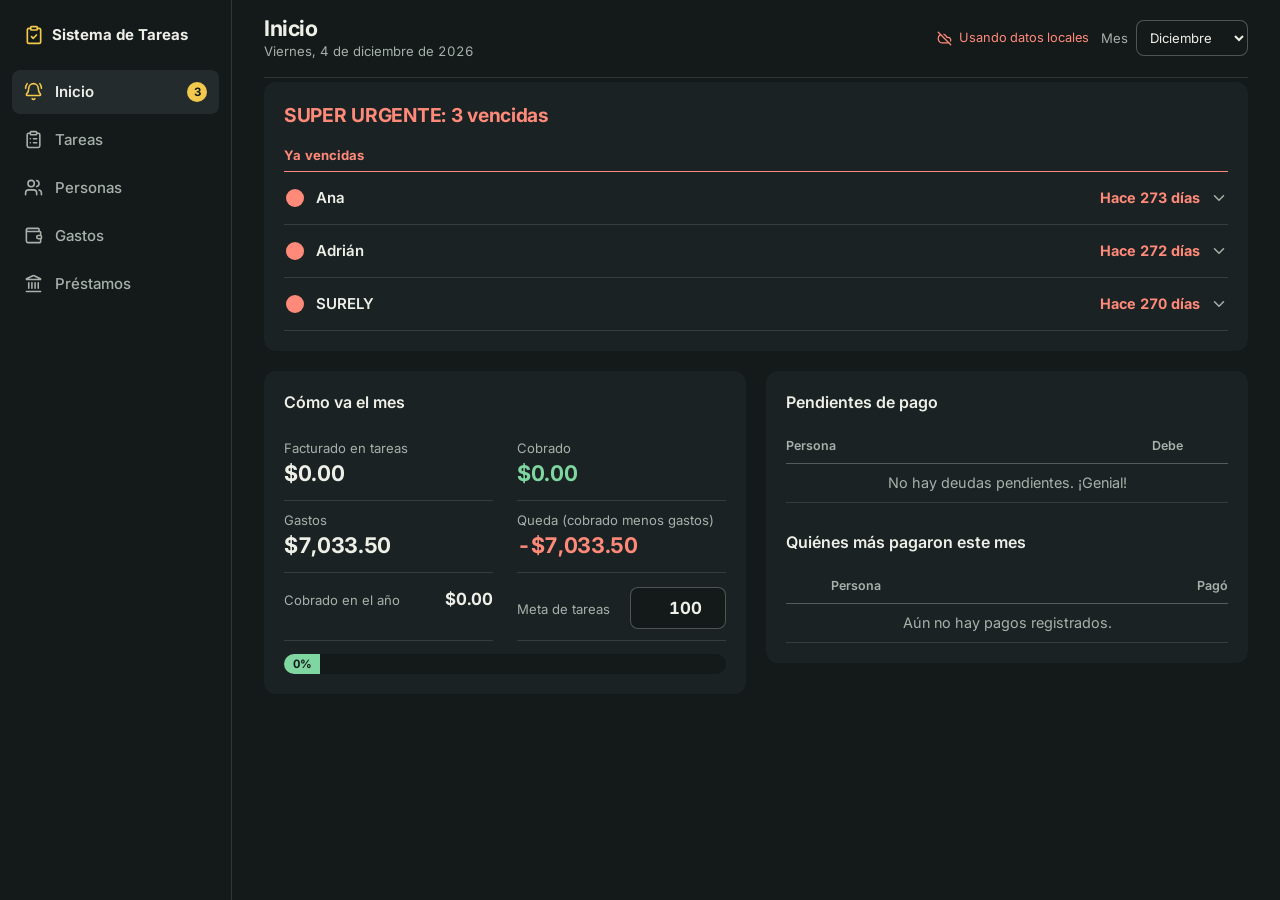
<file: index.html>
<!DOCTYPE html>
<html lang="es">

<head>
    <meta charset="UTF-8">
    <meta name="viewport" content="width=device-width, initial-scale=1.0, viewport-fit=cover">
    <meta name="theme-color" content="#14191a">
    <meta name="mobile-web-app-capable" content="yes">
    <meta name="apple-mobile-web-app-capable" content="yes">
    <meta name="apple-mobile-web-app-title" content="Tareas">
    <meta name="apple-mobile-web-app-status-bar-style" content="black-translucent">
    <link rel="manifest" href="manifest.webmanifest">
    <link rel="icon" type="image/png" href="icons/favicon-48.png">
    <link rel="apple-touch-icon" href="icons/apple-touch-icon.png">
    <title>Sistema de Tareas</title>
    <link href="https://fonts.googleapis.com/css2?family=Inter:wght@400;500;600;700&display=swap" rel="stylesheet">
    <script src="vendor/lucide.min.js"></script>
    <link rel="stylesheet" href="styles.css">
    <script src="vendor/jspdf.umd.min.js"></script>
    <script src="vendor/jspdf.plugin.autotable.min.js"></script>
</head>

<body>
    <div class="app">
        <nav class="menu" aria-label="Secciones">
            <div class="menu-marca"><i data-lucide="clipboard-check"></i> Sistema de Tareas</div>
            <a href="#inicio" data-nav="inicio"><i data-lucide="bell-ring"></i><span>Inicio</span><b id="navBadge" class="menu-cuenta" hidden></b></a>
            <a href="#tareas" data-nav="tareas"><i data-lucide="clipboard-list"></i><span>Tareas</span></a>
            <a href="#personas" data-nav="personas"><i data-lucide="users"></i><span>Personas</span></a>
            <a href="#gastos" data-nav="gastos"><i data-lucide="wallet"></i><span>Gastos</span></a>
            <a href="#prestamos" data-nav="prestamos"><i data-lucide="landmark"></i><span>Préstamos</span></a>
        </nav>

        <div class="contenido">
            <header class="barra">
                <div class="barra-titulo">
                    <h1 id="vistaTitulo" tabindex="-1">Inicio</h1>
                    <div class="current-date" id="currentDateDisplay"></div>
                </div>
                <div class="barra-controles">
                    <div id="syncStatus" class="sync-status"><i data-lucide="cloud-off"></i> Sin conexión</div>
                    <label class="mes">
                        <span>Mes</span>
                        <select id="monthSelector" class="month-select">
                            <option value="1">Enero</option>
                            <option value="2">Febrero</option>
                            <option value="3">Marzo</option>
                            <option value="4">Abril</option>
                            <option value="5">Mayo</option>
                            <option value="6">Junio</option>
                            <option value="7">Julio</option>
                            <option value="8">Agosto</option>
                            <option value="9">Septiembre</option>
                            <option value="10">Octubre</option>
                            <option value="11">Noviembre</option>
                            <option value="12">Diciembre</option>
                        </select>
                    </label>
                </div>
            </header>

            <main>
                <!-- INICIO -->
                <section class="vista" data-vista="inicio" data-titulo="Inicio" data-mes>
                    <div class="app-acciones">
                        <p>Activa los avisos para enterarte de lo que vence, aunque la app esté cerrada.</p>
                        <div>
                            <button id="avisosBtn" class="btn btn-primary btn-sm" type="button" hidden><i data-lucide="bell"></i> Activar avisos</button>
                            <button id="installAppBtn" class="btn btn-outline btn-sm" type="button" hidden><i data-lucide="download"></i> Instalar app</button>
                        </div>
                    </div>

                    <div class="panel">
                        <h2 id="venceTitular" class="vence-titular">Vencimientos</h2>
                        <div id="venceLista"></div>
                    </div>

                    <div class="dos-columnas">
                        <div class="panel">
                            <h2 class="panel-titulo">Cómo va el mes</h2>
                            <dl class="cuentas">
                                <div class="metric-card"><dt>Facturado en tareas</dt><dd id="monthlyPaid">$0.00</dd></div>
                                <div class="metric-card"><dt>Cobrado</dt><dd id="monthlyGenerated" class="text-success">$0.00</dd></div>
                                <div class="metric-card"><dt>Gastos</dt><dd id="totalExpenses">$0.00</dd></div>
                                <div class="metric-card success"><dt>Queda (cobrado menos gastos)</dt><dd id="totalDifference">$0.00</dd></div>
                            </dl>
                            <dl class="cuentas cuentas-secundarias">
                                <div><dt>Cobrado en el año</dt><dd id="annualGenerated">$0.00</dd></div>
                                <div>
                                    <dt><label for="tasksGoal">Meta de tareas</label></dt>
                                    <dd><input type="number" id="tasksGoal" class="goal-input" min="1" value="100"></dd>
                                </div>
                            </dl>
                            <div class="progress-bar-container" role="presentation">
                                <div class="progress-bar" id="goalProgressBar" style="width: 0%;">0%</div>
                            </div>
                        </div>

                        <div class="panel">
                            <h2 class="panel-titulo">Pendientes de pago</h2>
                            <div class="table-container tabla-acotada">
                                <table class="data-table">
                                    <thead>
                                        <tr>
                                            <th>Persona</th>
                                            <th class="text-right">Debe</th>
                                            <th><span class="solo-lector">Recibo</span></th>
                                        </tr>
                                    </thead>
                                    <tbody id="pendingBalancesBody"></tbody>
                                </table>
                            </div>
                            <h2 class="panel-titulo panel-titulo-separado">Quiénes más pagaron este mes</h2>
                            <div class="table-container">
                                <table class="data-table">
                                    <thead>
                                        <tr>
                                            <th><span class="solo-lector">Lugar</span></th>
                                            <th>Persona</th>
                                            <th class="text-right">Pagó</th>
                                        </tr>
                                    </thead>
                                    <tbody id="topPayersBody"></tbody>
                                </table>
                            </div>
                        </div>
                    </div>
                </section>

                <!-- TAREAS -->
                <section class="vista vista-angosta" data-vista="tareas" data-titulo="Tareas y cobros" hidden>
                    <details id="panelTarea" class="desplegable">
                        <summary class="btn btn-primary btn-block"><i data-lucide="plus"></i> Nueva tarea</summary>
                        <div class="panel">
                            <form id="taskForm" class="form-grid">
                                <div class="input-group">
                                    <label for="taskName">Persona</label>
                                    <input type="text" id="taskName" list="peopleNamesList" autocomplete="off" required placeholder="Nombre de la persona">
                                    <datalist id="peopleNamesList"></datalist>
                                </div>
                                <div class="input-group">
                                    <label for="taskAssignment">Asignación</label>
                                    <input type="text" id="taskAssignment" required placeholder="Ej. Proyecto final">
                                </div>
                                <div class="form-par">
                                    <div class="input-group">
                                        <label for="taskDate">Fecha</label>
                                        <input type="date" id="taskDate" required>
                                    </div>
                                    <div class="input-group">
                                        <label for="taskAmount">Monto ($)</label>
                                        <input type="number" id="taskAmount" step="0.01" required placeholder="0.00" inputmode="decimal">
                                    </div>
                                </div>
                                <button type="submit" class="btn btn-primary btn-block"><i data-lucide="plus"></i> Registrar tarea</button>
                            </form>
                            <dl class="cuentas cuentas-secundarias cuentas-pie">
                                <div><dt>Facturado este mes</dt><dd id="totalBilledAmount" class="text-success">$0.00</dd></div>
                            </dl>
                        </div>
                    </details>

                    <div class="panel">
                        <h2 class="panel-titulo">Cuenta de una persona</h2>
                        <div class="form-buscar">
                            <div class="input-group">
                                <label for="searchPerson">Buscar persona</label>
                                <input type="text" id="searchPerson" list="peopleNamesList" autocomplete="off" placeholder="Escribe un nombre">
                            </div>
                            <button id="btnSearch" class="btn btn-outline" type="button"><i data-lucide="search"></i> Buscar</button>
                        </div>
                        <p id="cuentaAyuda" class="nota">Busca a alguien para ver cuánto debe, sus tareas y registrar un abono.</p>

                        <div id="cuentaResultado" hidden>
                            <div id="searchPersonInfo" class="ficha" style="display: none;">
                                <strong id="searchPersonNameDisplay"></strong>
                                <span>Matrícula <b id="searchPersonMatDisplay"></b></span>
                                <span>Último pago <b id="searchPersonLastPaymentDisplay">-</b></span>
                            </div>

                            <dl class="cuentas cuentas-secundarias cuentas-busqueda">
                                <div class="cuenta-total"><dt>Debe</dt><dd id="searchPaidAmount" class="text-danger">$0.00</dd></div>
                                <div><dt>Total en tareas</dt><dd id="searchTotalAmount">$0.00</dd></div>
                                <div><dt>Abonado</dt><dd id="searchAbonadoAmount" class="text-success">$0.00</dd></div>
                            </dl>

                            <div id="paymentSection" class="abono" style="display: none;">
                                <label for="paymentAmountInput">Registrar abono</label>
                                <div class="form-buscar">
                                    <input type="number" id="paymentAmountInput" step="0.01" placeholder="Monto ($)" inputmode="decimal">
                                    <button id="btnRegisterPayment" class="btn btn-primary" type="button"><i data-lucide="check"></i> Abonar</button>
                                </div>
                            </div>

                            <div id="searchHistoryContainer" style="display: none;">
                                <h3 class="subtitulo">Tareas</h3>
                                <div class="table-container tabla-acotada">
                                    <table class="data-table">
                                        <thead>
                                            <tr>
                                                <th>Fecha</th>
                                                <th>Asignación</th>
                                                <th>Monto</th>
                                                <th><span class="solo-lector">Acciones</span></th>
                                            </tr>
                                        </thead>
                                        <tbody id="searchHistoryBody"></tbody>
                                    </table>
                                </div>
                                <h3 class="subtitulo">Pagos</h3>
                                <div class="table-container tabla-acotada">
                                    <table class="data-table">
                                        <thead>
                                            <tr>
                                                <th>Fecha</th>
                                                <th>Monto</th>
                                                <th><span class="solo-lector">Acciones</span></th>
                                            </tr>
                                        </thead>
                                        <tbody id="searchPaymentsBody"></tbody>
                                    </table>
                                </div>
                                <button id="btnExportPDF" class="btn btn-outline btn-block" type="button"><i data-lucide="file-down"></i> Exportar recibo en PDF</button>
                            </div>
                        </div>
                    </div>
                </section>

                <!-- PERSONAS -->
                <section class="vista" data-vista="personas" data-titulo="Personas" hidden>
                    <div class="panel">
                        <div class="personas-barra">
                            <div class="input-group">
                                <label for="personasBuscar">Buscar por nombre o matrícula</label>
                                <input type="search" id="personasBuscar" autocomplete="off" placeholder="Escribe aquí">
                            </div>
                            <button id="addPersonBtn" class="btn btn-primary" type="button"><i data-lucide="user-plus"></i> Añadir</button>
                        </div>
                        <div class="personas-info">
                            <span id="personasCuenta"></span>
                            <button id="clearFiltersBtn" class="btn btn-outline btn-sm" style="display: none;" type="button"><i data-lucide="filter-x"></i> Borrar filtros</button>
                        </div>
                        <p id="personasVacio" class="nota" hidden>No hay ninguna persona con ese nombre o matrícula.</p>
                        <div class="table-container">
                            <table class="data-table tracking-table" id="peopleTable">
                                <thead>
                                    <tr>
                                        <th><div class="th-content">Matrícula <button class="filter-btn" data-col="matricula" type="button" aria-label="Filtrar por matrícula"><i data-lucide="chevron-down"></i></button></div></th>
                                        <th><div class="th-content">Nombre <button class="filter-btn" data-col="name" type="button" aria-label="Filtrar por nombre"><i data-lucide="chevron-down"></i></button></div></th>
                                        <th><div class="th-content">Próximo a vencer <button class="filter-btn" data-col="nextDate" type="button" aria-label="Filtrar por fecha"><i data-lucide="chevron-down"></i></button></div></th>
                                        <th>Observación</th>
                                        <th><span class="solo-lector">Acciones</span></th>
                                    </tr>
                                </thead>
                                <tbody></tbody>
                            </table>
                        </div>
                    </div>
                </section>

                <!-- GASTOS -->
                <section class="vista" data-vista="gastos" data-titulo="Gastos del mes" data-mes hidden>
                    <div class="panel">
                        <div class="panel-cabeza">
                            <h2 class="panel-titulo">Gastos</h2>
                            <button id="addExpenseBtn" class="btn btn-outline btn-sm" type="button"><i data-lucide="plus"></i> Añadir gasto</button>
                        </div>
                        <p class="nota">Lo cobrado en el mes va cubriendo los gastos en este orden.</p>
                        <div class="table-container">
                            <table class="data-table" id="expensesTable">
                                <thead>
                                    <tr>
                                        <th>#</th>
                                        <th>Tipo de gasto</th>
                                        <th>Monto</th>
                                        <th>Cubierto</th>
                                        <th>Estado</th>
                                        <th><span class="solo-lector">Acciones</span></th>
                                    </tr>
                                </thead>
                                <tbody></tbody>
                            </table>
                        </div>
                    </div>
                </section>

                <!-- PRÉSTAMOS -->
                <section class="vista" data-vista="prestamos" data-titulo="Préstamos y deudas" hidden>
                    <div class="panel">
                        <h2 class="panel-titulo">Capital y préstamos</h2>
                        <dl class="cuentas cuentas-dos">
                            <div><dt>Capital aportado</dt><dd id="metricCapitalTotal" class="text-success">$0.00</dd></div>
                            <div><dt>Prestado, por cobrar</dt><dd id="metricLoanedStreet" class="text-warning">$0.00</dd></div>
                        </dl>

                        <details class="desplegable desplegable-interno">
                            <summary class="btn btn-outline btn-block"><i data-lucide="plus"></i> Nuevo capital</summary>
                            <form id="capitalForm" class="form-fila">
                                <div class="input-group">
                                    <label for="capSource">Fuente o persona</label>
                                    <input type="text" id="capSource" required placeholder="De dónde sale el dinero">
                                </div>
                                <div class="input-group">
                                    <label for="capAmount">Monto ($)</label>
                                    <input type="number" id="capAmount" step="0.01" required placeholder="0.00" inputmode="decimal">
                                </div>
                                <div class="input-group">
                                    <label for="capDate">Fecha</label>
                                    <input type="date" id="capDate" required>
                                </div>
                                <div class="input-group">
                                    <label for="capDesc">Descripción (opcional)</label>
                                    <input type="text" id="capDesc" placeholder="Ej. Capital para prestar">
                                </div>
                                <button type="submit" class="btn btn-primary"><i data-lucide="plus"></i> Registrar capital</button>
                            </form>
                        </details>

                        <p class="nota">Toca un capital para prestar y ver sus deudores. Toca un deudor para ver su historial.</p>

                        <label class="interruptor">
                            <input type="checkbox" id="showArchivedToggle"> Mostrar deudores archivados
                        </label>

                        <datalist id="borrowerNamesList"></datalist>

                        <div class="table-container tabla-ancha">
                            <table class="data-table">
                                <thead>
                                    <tr>
                                        <th>Capital / deudor</th>
                                        <th class="text-right">Monto / prestado</th>
                                        <th class="text-right">Disponible / pendiente</th>
                                        <th>Acciones</th>
                                    </tr>
                                </thead>
                                <tbody id="capitalPoolsBody"></tbody>
                            </table>
                        </div>
                    </div>

                    <div class="panel">
                        <h2 class="panel-titulo">Quién me debe</h2>
                        <dl class="cuentas cuentas-dos">
                            <div><dt>Me deben</dt><dd id="metricDebtsTotalPending" class="text-danger">$0.00</dd></div>
                            <div><dt>Abonado</dt><dd id="metricDebtsTotalPaid" class="text-success">$0.00</dd></div>
                        </dl>

                        <details class="desplegable desplegable-interno">
                            <summary class="btn btn-outline btn-block"><i data-lucide="plus"></i> Nueva deuda</summary>
                            <form id="debtForm" class="form-grid">
                                <div class="input-group">
                                    <label for="debtName">Persona</label>
                                    <input type="text" id="debtName" list="debtNamesList" autocomplete="off" required placeholder="Nombre de la persona">
                                    <datalist id="debtNamesList"></datalist>
                                </div>
                                <div class="input-group">
                                    <label for="debtDesc">Descripción</label>
                                    <input type="text" id="debtDesc" placeholder="Ej. Préstamo de almuerzo">
                                </div>
                                <div class="form-par">
                                    <div class="input-group">
                                        <label for="debtAmount">Monto ($)</label>
                                        <input type="number" id="debtAmount" step="0.01" required placeholder="0.00" inputmode="decimal">
                                    </div>
                                    <div class="input-group">
                                        <label for="debtDate">Fecha</label>
                                        <input type="date" id="debtDate" required>
                                    </div>
                                </div>
                                <button type="submit" class="btn btn-primary btn-block"><i data-lucide="plus"></i> Registrar deuda</button>
                            </form>
                        </details>
                        <div class="table-container tabla-deudas">
                            <table class="data-table">
                                <thead>
                                    <tr>
                                        <th>Persona</th>
                                        <th class="text-right">Pendiente</th>
                                        <th>Abonar</th>
                                    </tr>
                                </thead>
                                <tbody id="debtsSummaryBody"></tbody>
                            </table>
                        </div>
                    </div>
                </section>
            </main>
        </div>
    </div>

    <div id="confirmacion" class="confirmacion" role="status" hidden></div>

    <div id="filterMenu" class="filter-menu hidden">
        <div class="filter-sort-options">
            <button class="btn-sort" data-dir="asc" type="button"><i data-lucide="arrow-down-a-z"></i> Ordenar de la A a la Z</button>
            <button class="btn-sort" data-dir="desc" type="button"><i data-lucide="arrow-down-z-a"></i> Ordenar de la Z a la A</button>
        </div>
        <div class="filter-divider"></div>
        <div class="filter-search">
            <input type="text" id="filterSearchInput" placeholder="Buscar">
        </div>
        <div class="filter-list" id="filterList"></div>
        <div class="filter-actions">
            <button id="btnApplyFilter" class="btn btn-primary btn-sm" type="button">Aceptar</button>
            <button id="btnCancelFilter" class="btn btn-outline btn-sm" type="button">Cancelar</button>
        </div>
    </div>

    <script src="app.js"></script>
    <script src="vistas.js"></script>
    <script src="pwa.js"></script>
    <script>
        lucide.createIcons();
    </script>
</body>

</html>
</file>
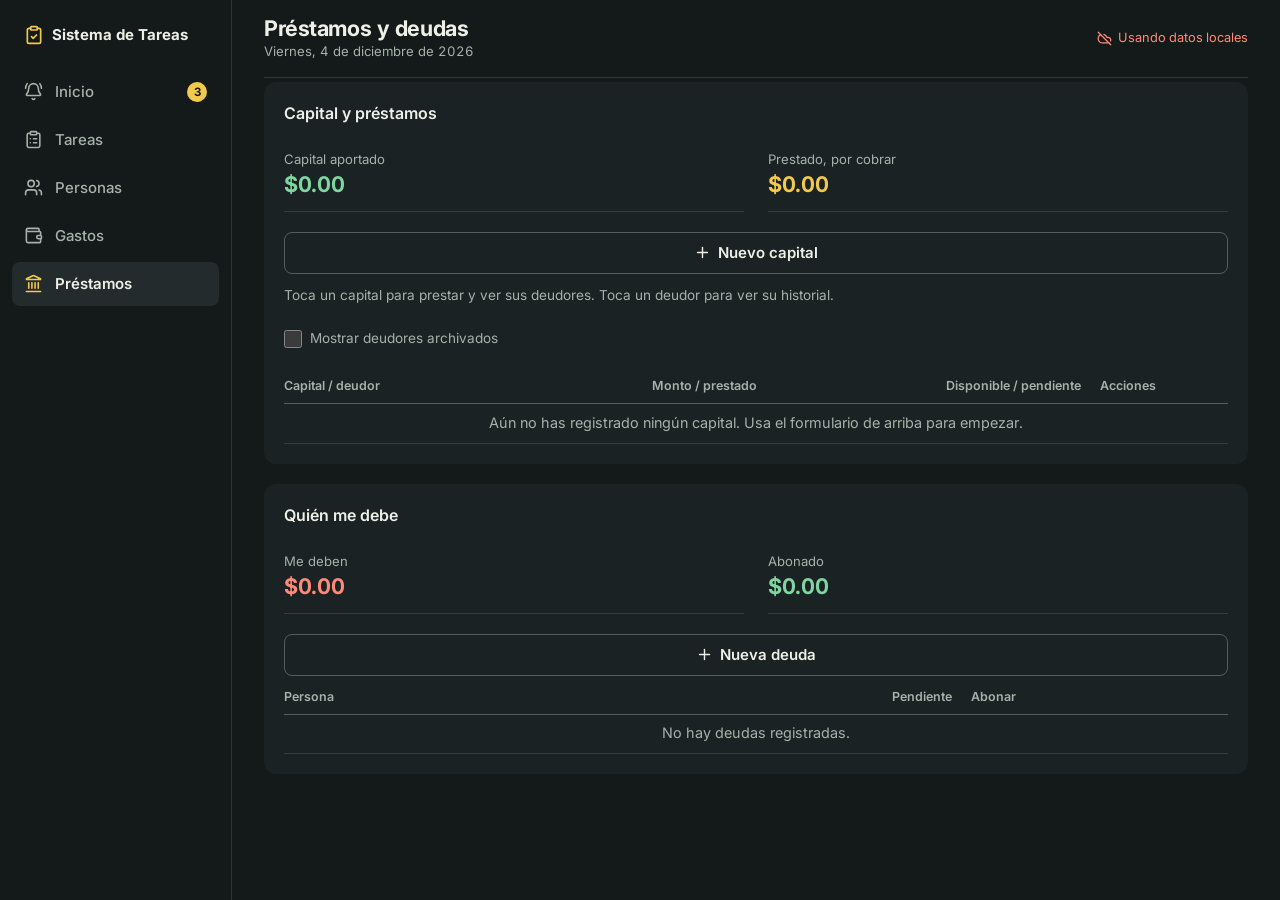
<file: finanzas.html>
<!DOCTYPE html>
<html lang="es">

<head>
    <meta charset="UTF-8">
    <title>Sistema de Tareas</title>
    <meta http-equiv="refresh" content="0; url=index.html#prestamos">
    <script>location.replace('index.html#prestamos');</script>
</head>

<body>
    <a href="index.html#prestamos">Abrir Préstamos y deudas</a>
</body>

</html>
</file>
<file: styles.css>
/* Sistema de Tareas: «Pizarra de cuentas».
   Fondo pizarra, cifras blanco tiza alineadas, líneas finas como columnas.
   El amarillo tiza es la acción y lo que vence pronto; el rojo, solo lo urgente. */
:root {
    --bg-color: #14191a;
    --superficie: #1b2223;
    --superficie-2: #232b2c;
    --glass-bg: #1b2223;
    --linea: rgba(235, 239, 228, 0.13);
    --linea-fuerte: rgba(235, 239, 228, 0.28);
    --glass-border: rgba(235, 239, 228, 0.13);
    --text-main: #eef0e8;
    --text-muted: #a7b1aa;
    --warning: #f2c94c;
    --primary: #8ecae6;
    --primary-hover: #a9d8ee;
    --success: #7fd6a0;
    --danger: #ff8a7a;
    --radio: 12px;
    --radio-chico: 8px;
    --ancho-menu: 232px;
    --alto-menu-tel: 64px;
}

* { margin: 0; padding: 0; box-sizing: border-box; }

html {
    color-scheme: dark;
    -webkit-text-size-adjust: 100%;
    scrollbar-color: var(--linea-fuerte) transparent;
}

body {
    background: var(--bg-color);
    color: var(--text-main);
    font-family: 'Inter', system-ui, -apple-system, 'Segoe UI', Roboto, sans-serif;
    font-size: 15px;
    line-height: 1.45;
    font-variant-numeric: tabular-nums;
    min-height: 100vh;
}

::selection { background: var(--warning); color: #14191a; }
:focus { outline: none; }
:focus-visible { outline: 2px solid var(--warning); outline-offset: 2px; border-radius: 4px; }
h1:focus-visible { outline: none; }
[hidden] { display: none !important; }
i[data-lucide], svg.lucide { flex: none; }

.solo-lector {
    position: absolute; width: 1px; height: 1px; overflow: hidden;
    clip: rect(0 0 0 0); white-space: nowrap;
}

/* --- Estructura --- */
.app { display: flex; min-height: 100vh; }
.contenido { flex: 1; min-width: 0; padding: 0 2rem 3rem; }
main { max-width: 1240px; }
.vista { display: flex; flex-direction: column; gap: 1.25rem; }

.menu {
    position: sticky;
    top: 0;
    align-self: flex-start;
    width: var(--ancho-menu);
    height: 100vh;
    flex: none;
    display: flex;
    flex-direction: column;
    gap: 0.25rem;
    padding: 1.25rem 0.75rem;
    border-right: 1px solid var(--linea);
}
.menu-marca {
    display: flex; align-items: center; gap: 0.5rem;
    padding: 0.25rem 0.75rem 1.25rem;
    font-weight: 700;
}
.menu-marca svg { width: 20px; height: 20px; color: var(--warning); }
.menu a {
    position: relative;
    display: flex; align-items: center; gap: 0.75rem;
    min-height: 44px;
    padding: 0 0.75rem;
    border-radius: var(--radio-chico);
    color: var(--text-muted);
    font-weight: 500;
    text-decoration: none;
    transition: background 150ms ease, color 150ms ease;
}
.menu a svg { width: 19px; height: 19px; }
.menu a:hover { background: var(--superficie); color: var(--text-main); }
.menu a[aria-current="page"] { background: var(--superficie-2); color: var(--text-main); font-weight: 600; }
.menu a[aria-current="page"] svg { color: var(--warning); }
.menu-cuenta {
    margin-left: auto;
    min-width: 20px; padding: 0 6px;
    border-radius: 999px;
    background: var(--warning); color: #14191a;
    font-size: 0.72rem; font-weight: 700; line-height: 20px; text-align: center;
}

.barra {
    position: sticky;
    top: 0;
    z-index: 20;
    display: flex; align-items: center; justify-content: space-between; gap: 1rem;
    padding: 1rem 0;
    margin-bottom: 0.25rem;
    background: var(--bg-color);
    border-bottom: 1px solid var(--linea);
    max-width: 1240px;
}
.barra h1 { font-size: 1.35rem; font-weight: 700; letter-spacing: -0.02em; line-height: 1.2; }
.current-date { color: var(--text-muted); font-size: 0.82rem; }
.current-date::first-letter { text-transform: uppercase; }
.barra-controles { display: flex; align-items: center; gap: 0.75rem; flex-wrap: wrap; justify-content: flex-end; }
.mes { display: flex; align-items: center; gap: 0.5rem; color: var(--text-muted); font-size: 0.82rem; }
.mes select { padding: 0.4rem 0.6rem; }

.sync-status {
    display: flex; align-items: center; gap: 0.4rem;
    color: var(--text-muted);
    font-size: 0.8rem;
}
.sync-status svg { width: 15px; height: 15px; }
.sync-success { color: var(--success); }
.sync-error { color: var(--danger); }
.sync-loading { color: var(--warning); }

/* --- Paneles --- */
.panel {
    min-width: 0;
    padding: 1.25rem;
    background: var(--superficie);
    border-radius: var(--radio);
}
.panel-titulo { font-size: 1rem; font-weight: 600; margin-bottom: 0.9rem; }
.panel-titulo-separado { margin-top: 1.75rem; }
.panel-cabeza { display: flex; align-items: flex-start; justify-content: space-between; gap: 0.75rem; flex-wrap: wrap; margin-bottom: 0.25rem; }
.panel-botones { display: flex; gap: 0.5rem; flex-wrap: wrap; }
.subtitulo { font-size: 0.85rem; font-weight: 600; color: var(--text-muted); margin: 1.25rem 0 0.4rem; }
.nota { color: var(--text-muted); font-size: 0.85rem; margin: 0.75rem 0; max-width: 70ch; }
.dos-columnas { display: grid; grid-template-columns: repeat(2, minmax(0, 1fr)); gap: 1.25rem; align-items: start; }

.app-acciones {
    display: flex; align-items: center; justify-content: space-between; gap: 0.75rem 1rem; flex-wrap: wrap;
    padding: 0.8rem 1rem;
    border: 1px solid var(--linea-fuerte);
    border-radius: var(--radio);
}
.app-acciones p { font-size: 0.88rem; flex: 1 1 260px; }
.app-acciones > div { display: flex; gap: 0.5rem; flex-wrap: wrap; }
.app-acciones:not(:has(button:not([hidden]))) { display: none; }

/* --- Vencimientos: el tamaño del punto dice cuánto urge --- */
.vence-titular { font-size: 1.2rem; font-weight: 700; letter-spacing: -0.015em; margin-bottom: 1rem; text-wrap: balance; }
.vence-grupo { margin-top: 1.1rem; }
.vence-grupo:first-child { margin-top: 0; }
.vence-grupo-titulo { font-size: 0.82rem; font-weight: 600; color: var(--text-muted); padding-bottom: 0.4rem; border-bottom: 1px solid var(--linea-fuerte); }
.vence-lista { list-style: none; }
.vence-fila {
    display: grid;
    grid-template-columns: 22px minmax(0, 1.3fr) minmax(90px, 0.5fr) auto;
    align-items: center;
    gap: 0.25rem 0.75rem;
    padding: 0.7rem 0;
    border-bottom: 1px solid var(--linea);
}
.vence-punto { justify-self: center; border-radius: 50%; background: var(--warning); }
.vence-fila[data-magnitud="hoy"] .vence-punto { width: 14px; height: 14px; background: var(--danger); }
.vence-fila[data-magnitud="pronto"] .vence-punto { width: 10px; height: 10px; }
.vence-fila[data-magnitud="semana"] .vence-punto { width: 6px; height: 6px; background: var(--text-muted); }
.vence-fila[data-magnitud="vencida"] .vence-punto { width: 18px; height: 18px; background: var(--danger); }
.vence-quien { min-width: 0; }
.vence-quien strong { display: block; font-weight: 600; overflow-wrap: anywhere; }
.vence-quien span { display: block; color: var(--text-muted); font-size: 0.82rem; overflow-wrap: anywhere; }
.vence-cuando strong { display: block; font-weight: 600; }
.vence-fila[data-magnitud="hoy"] .vence-cuando strong { color: var(--danger); }
.vence-fila[data-magnitud="pronto"] .vence-cuando strong { color: var(--warning); }
.vence-fila[data-magnitud="vencida"] .vence-cuando strong { color: var(--danger); font-weight: 700; }
.vence-titular-urgente { color: var(--danger); }
.vence-grupo:has([data-magnitud="vencida"]) .vence-grupo-titulo { color: var(--danger); font-weight: 700; border-bottom-color: var(--danger); }
.vence-cuando span { color: var(--text-muted); font-size: 0.82rem; }
.vence-acciones { display: flex; align-items: center; gap: 0.5rem; }
.vence-acciones input { padding: 0.35rem 0.5rem; font-size: 0.85rem; width: 9.5rem; }
.vence-vacio { color: var(--text-muted); padding: 0.25rem 0; }

/* --- Cuentas: etiqueta y cifra, como en una libreta --- */
.cuentas { display: grid; grid-template-columns: repeat(2, minmax(0, 1fr)); gap: 0 1.5rem; }
.cuentas > div { padding: 0.65rem 0; border-bottom: 1px solid var(--linea); min-width: 0; }
.cuentas dt { color: var(--text-muted); font-size: 0.82rem; }
.cuentas dd { font-size: 1.35rem; font-weight: 700; letter-spacing: -0.015em; }
.metric-card.success dd { color: var(--success); }
.metric-card.danger dd { color: var(--danger); }
.cuentas-secundarias { margin-top: 0.25rem; }
.cuentas-secundarias dd { font-size: 1.05rem; }
.cuentas-pie { grid-template-columns: minmax(0, 1fr); margin-top: 1rem; }
.cuentas-pie > div:last-child { border-bottom: 0; padding-bottom: 0; }
.cuentas-busqueda { grid-template-columns: minmax(0, 1fr); margin-top: 1rem; }
.cuentas-busqueda > div, .cuentas-secundarias > div { display: flex; align-items: baseline; justify-content: space-between; gap: 1rem; }
.cuentas-pie > div { display: flex; align-items: baseline; justify-content: space-between; gap: 1rem; }
.cuenta-total dt { color: var(--text-main); font-weight: 600; }
.cuentas-dos { margin-bottom: 1.25rem; }
.goal-input { width: 6rem; text-align: right; padding: 0.3rem 0.5rem; }

.progress-bar-container { height: 1.25rem; margin-top: 0.85rem; background: var(--bg-color); border-radius: 999px; overflow: hidden; }
.progress-bar {
    height: 100%; min-width: 2.25rem;
    display: flex; align-items: center; justify-content: flex-end;
    padding-right: 0.5rem;
    background: var(--success); color: #14191a;
    font-size: 0.72rem; font-weight: 700;
    transition: width 250ms ease-out;
}

/* --- Formularios --- */
.form-grid { display: grid; gap: 0.85rem; }
.form-par { display: grid; grid-template-columns: repeat(2, minmax(0, 1fr)); gap: 0.85rem; }
.form-buscar { display: grid; grid-template-columns: minmax(0, 1fr) auto; gap: 0.6rem; align-items: end; }
.form-fila {
    display: grid;
    grid-template-columns: 1.2fr 0.8fr 0.8fr 1.2fr auto;
    gap: 0.75rem;
    align-items: end;
}
.input-group { display: flex; flex-direction: column; gap: 0.3rem; min-width: 0; }
label, .input-group label { font-size: 0.82rem; color: var(--text-muted); }

input, select {
    width: 100%;
    min-height: 42px;
    padding: 0.55rem 0.7rem;
    background: var(--bg-color);
    border: 1px solid var(--linea-fuerte);
    border-radius: var(--radio-chico);
    color: var(--text-main);
    font: inherit;
    transition: border-color 150ms ease;
}
.mes select { width: auto; min-height: 36px; }
input::placeholder { color: #8f9a93; }
input:hover, select:hover { border-color: rgba(235, 239, 228, 0.45); }
input:focus, select:focus { outline: none; border-color: var(--warning); box-shadow: 0 0 0 1px var(--warning); }
input[type="checkbox"] { width: 18px; height: 18px; min-height: 0; accent-color: var(--warning); }

.interruptor { display: flex; align-items: center; gap: 0.5rem; min-height: 44px; font-size: 0.85rem; cursor: pointer; width: fit-content; }

.ficha { display: flex; flex-wrap: wrap; gap: 0.15rem 1.25rem; margin-top: 1rem; color: var(--text-muted); font-size: 0.85rem; }
.ficha strong { flex-basis: 100%; color: var(--text-main); font-size: 1.1rem; font-weight: 700; }
.ficha b { color: var(--text-main); font-weight: 500; }
.abono { margin-top: 1rem; display: grid; gap: 0.35rem; }
.deudas { display: grid; grid-template-columns: minmax(260px, 0.8fr) minmax(0, 1.4fr); gap: 1.5rem; align-items: start; }

/* --- Botones --- */
.btn {
    display: inline-flex; align-items: center; justify-content: center; gap: 0.45rem;
    min-height: 42px;
    padding: 0.5rem 1rem;
    border: 1px solid transparent;
    border-radius: var(--radio-chico);
    background: var(--superficie-2);
    color: var(--text-main);
    font: inherit; font-weight: 600;
    white-space: nowrap;
    cursor: pointer;
    transition: background 150ms ease, border-color 150ms ease, color 150ms ease;
}
.btn svg { width: 17px; height: 17px; }
.btn:disabled { opacity: 0.5; cursor: not-allowed; }
.btn-sm { min-height: 34px; padding: 0.3rem 0.65rem; font-size: 0.82rem; }
.btn-sm svg { width: 15px; height: 15px; }
.btn-block { width: 100%; }
.btn-primary, .btn-secondary { background: var(--warning); color: #14191a; }
.btn-primary:hover, .btn-secondary:hover { background: #f7d76f; }
.btn-primary:active, .btn-secondary:active { background: #dfb63a; }
.btn-outline { background: transparent; border-color: var(--linea-fuerte); color: var(--text-main); }
.btn-outline:hover { background: var(--superficie-2); border-color: rgba(235, 239, 228, 0.45); }
.btn-delete { background: transparent; color: var(--danger); padding: 0.35rem; min-width: 34px; min-height: 34px; }
.btn-delete:hover { background: rgba(255, 138, 122, 0.15); }
#btnExportPDF { margin-top: 1rem; }

/* --- Tablas --- */
.table-container { overflow-x: auto; }
.tabla-acotada { max-height: 300px; overflow-y: auto; }
.tabla-acotada thead th { position: sticky; top: 0; background: var(--superficie); z-index: 1; }
.tabla-ancha { margin-top: 0.5rem; }
.data-table { width: 100%; border-collapse: collapse; text-align: left; font-size: 0.9rem; }
.data-table th {
    padding: 0.5rem 0.6rem;
    border-bottom: 1px solid var(--linea-fuerte);
    color: var(--text-muted);
    font-size: 0.78rem; font-weight: 600;
    white-space: nowrap;
}
.data-table td { padding: 0.55rem 0.6rem; border-bottom: 1px solid var(--linea); vertical-align: middle; }
.data-table th:first-child, .data-table td:first-child { padding-left: 0; }
.data-table th:last-child, .data-table td:last-child { padding-right: 0; }
.data-table tbody tr { transition: background 150ms ease; }
.data-table tbody tr:hover { background: rgba(235, 239, 228, 0.03); }
.text-right { text-align: right; }
.text-center { text-align: center; }
.text-muted { color: var(--text-muted); }
.text-success { color: var(--success); }
.text-danger { color: var(--danger); }
.text-warning { color: var(--warning); }
tr.row-danger .table-input { color: var(--danger); }
tr.row-success { background: rgba(127, 214, 160, 0.06); }

.table-input {
    width: 100%; min-height: 34px;
    padding: 0.25rem 0.35rem;
    background: transparent;
    border: 1px solid transparent;
    border-bottom-color: var(--linea-fuerte);
    border-radius: 4px;
}
.table-input:hover { border-color: var(--linea-fuerte); }
.table-input:focus { background: var(--bg-color); }
.date-status-danger .table-input { color: var(--danger); font-weight: 600; }
.date-status-safe .table-input { color: var(--text-main); }

.status-badge { display: inline-block; padding: 0.1rem 0.5rem; border-radius: 999px; font-size: 0.75rem; font-weight: 600; white-space: nowrap; }
.status-pending { background: rgba(242, 201, 76, 0.16); color: var(--warning); }
.status-paid { background: rgba(127, 214, 160, 0.16); color: var(--success); }

/* --- Filtros de la tabla de personas --- */
.th-content { display: flex; align-items: center; justify-content: space-between; gap: 0.4rem; }
.filter-btn {
    display: flex; align-items: center; justify-content: center;
    width: 26px; height: 26px;
    background: transparent; border: 0; border-radius: 4px;
    color: var(--text-muted); cursor: pointer;
}
.filter-btn:hover { background: var(--superficie-2); color: var(--text-main); }
.filter-btn svg { width: 14px; height: 14px; }
.filter-menu {
    position: absolute; z-index: 1000;
    display: flex; flex-direction: column; gap: 0.5rem;
    width: 260px;
    padding: 0.75rem;
    background: var(--superficie-2);
    border: 1px solid var(--linea-fuerte);
    border-radius: var(--radio);
    box-shadow: 0 12px 28px rgba(0, 0, 0, 0.5);
}
.filter-menu.hidden { display: none; }
.filter-sort-options { display: flex; flex-direction: column; gap: 0.15rem; }
.btn-sort {
    display: flex; align-items: center; gap: 0.5rem;
    min-height: 36px; padding: 0 0.5rem;
    background: transparent; border: 0; border-radius: 4px;
    color: var(--text-main); font: inherit; font-size: 0.88rem; text-align: left; cursor: pointer;
}
.btn-sort:hover { background: rgba(235, 239, 228, 0.07); }
.btn-sort svg { width: 16px; height: 16px; }
.filter-divider { height: 1px; background: var(--linea); }
.filter-list {
    display: flex; flex-direction: column; gap: 0.4rem;
    max-height: 200px; overflow-y: auto;
    padding: 0.5rem;
    background: var(--bg-color); border-radius: 4px;
}
.filter-item { display: flex; align-items: center; gap: 0.5rem; font-size: 0.85rem; color: var(--text-main); cursor: pointer; }
.filter-actions { display: flex; justify-content: flex-end; gap: 0.5rem; }

@keyframes fadeIn { from { opacity: 0; } to { opacity: 1; } }
.animate-fade-in { animation: fadeIn 200ms ease-out; }

/* --- Pantallas medianas --- */
@media (max-width: 1100px) {
    .dos-columnas, .deudas { grid-template-columns: minmax(0, 1fr); }
    .form-fila { grid-template-columns: repeat(2, minmax(0, 1fr)); }
    .form-fila .btn { grid-column: 1 / -1; }
}

/* --- Teléfono --- */
@media (max-width: 768px) {
    body { padding-bottom: calc(var(--alto-menu-tel) + env(safe-area-inset-bottom)); }
    input, select { font-size: 16px; min-height: 44px; } /* 16 px evita el zoom del iPhone */
    .btn { min-height: 44px; }
    .btn-delete, .btn-sm { min-height: 44px; min-width: 44px; }
    input[type="checkbox"] { min-height: 0; width: 22px; height: 22px; }
    .filter-btn { width: 32px; height: 32px; }

    .contenido { padding: 0 0.75rem 1.5rem; }
    .barra {
        margin: 0 -0.75rem 0.75rem;
        padding: calc(0.6rem + env(safe-area-inset-top)) 0.9rem 0.6rem;
        flex-wrap: wrap;
        gap: 0.25rem 0.75rem;
    }
    .barra h1 { font-size: 1.15rem; }
    .barra-titulo { flex: 1 1 auto; min-width: 0; }
    .current-date { display: none; }
    .barra-controles { display: contents; }
    .mes span { display: none; }
    .mes select { min-height: 38px; padding: 0.25rem 0.5rem; font-size: 15px; }
    .sync-status { order: 3; flex-basis: 100%; font-size: 0.75rem; }

    .menu {
        position: fixed;
        inset: auto 0 0 0;
        z-index: 50;
        flex-direction: row;
        width: auto; height: auto;
        padding: 0.25rem 0.25rem calc(0.25rem + env(safe-area-inset-bottom));
        gap: 0;
        background: var(--superficie);
        border-right: 0;
        border-top: 1px solid var(--linea-fuerte);
    }
    .menu-marca { display: none; }
    .menu a {
        flex: 1 1 0; min-width: 0;
        flex-direction: column; justify-content: center; gap: 0.1rem;
        min-height: 54px; padding: 0.2rem 0;
        font-size: 0.68rem;
    }
    .menu a[aria-current="page"] { background: transparent; color: var(--warning); }
    .menu-cuenta { position: absolute; top: 2px; left: calc(50% + 6px); margin: 0; }

    .vista { gap: 0.75rem; }
    .panel { padding: 1rem; }
    .vence-titular { font-size: 1.1rem; }
    .vence-fila { grid-template-columns: 18px minmax(0, 1fr) auto; }
    .vence-acciones { grid-column: 2 / -1; margin-top: 0.3rem; }
    .vence-acciones input { flex: 1; width: auto; min-width: 0; min-height: 40px; }
    .vence-acciones .btn { min-height: 40px; }
    .vence-cuando { text-align: right; }

    .cuentas dd { font-size: 1.15rem; }
    .cuentas-secundarias dd { font-size: 1rem; }
    .form-fila { grid-template-columns: minmax(0, 1fr); }
    .tabla-acotada { max-height: none; }
    .tabla-ancha .data-table, .tabla-deudas .data-table { min-width: 540px; }

    /* Gastos y Personas: cada fila es una tarjeta separada, con el nombre arriba */
    .panel:has(#peopleTable), .panel:has(#expensesTable) { background: transparent; padding: 0.25rem 0 0; }
    #expensesTable, #expensesTable tbody, #peopleTable, #peopleTable tbody { display: block; width: 100%; }
    #expensesTable thead { display: none; }
    #expensesTable tbody tr, #peopleTable tbody tr {
        display: grid;
        gap: 0.65rem 0.6rem;
        align-items: end;
        padding: 0.75rem 0.85rem 0.9rem;
        margin-bottom: 0.75rem;
        background: var(--superficie);
        border-radius: var(--radio);
    }
    #expensesTable tbody tr:hover, #peopleTable tbody tr:hover { background: var(--superficie); }
    #peopleTable tbody tr.row-danger, #peopleTable tbody tr.row-danger:hover { background: #33211f; }
    #expensesTable td, #peopleTable tbody td { display: block; min-width: 0; padding: 0; border: 0; background: transparent; border-radius: 0; }
    #expensesTable td::before, #peopleTable tbody td::before {
        display: block;
        margin-bottom: 0.2rem;
        font-size: 0.75rem;
        color: var(--text-muted);
    }

    /* Campos con caja clara; el nombre o tipo es el título de la tarjeta */
    #expensesTable .table-input, #peopleTable .table-input {
        min-height: 44px;
        padding: 0.4rem 0.6rem;
        font-size: 16px;
        background: var(--bg-color);
        border: 1px solid var(--linea-fuerte);
        border-radius: var(--radio-chico);
    }
    #expensesTable .expense-type, #peopleTable .person-name {
        padding: 0.3rem 0;
        font-size: 1.05rem;
        font-weight: 700;
        background: transparent;
        border-color: transparent;
    }
    #expensesTable .expense-type:focus, #peopleTable .person-name:focus {
        padding: 0.3rem 0.6rem;
        background: var(--bg-color);
        border-color: var(--warning);
    }

    /* Gasto: tipo y borrar arriba; monto, cubierto y estado debajo */
    #expensesTable tbody tr { grid-template-columns: minmax(0, 1fr) minmax(0, 1fr) 5.9rem; }
    #expensesTable td:nth-child(1) { display: none; }
    #expensesTable td:nth-child(2) { grid-column: 1 / 3; grid-row: 1; }
    #expensesTable td:nth-child(6) { grid-column: 3; grid-row: 1; justify-self: end; }
    #expensesTable td:nth-child(3) { grid-row: 2; }
    #expensesTable td:nth-child(3)::before { content: "Monto"; }
    #expensesTable td:nth-child(4) { grid-row: 2; align-self: start; padding-left: 0 !important; font-size: 1.05rem; }
    #expensesTable td:nth-child(4)::before { content: "Cubierto"; font-weight: 400; }
    #expensesTable td:nth-child(5) { grid-row: 2; align-self: center; justify-self: end; }

    /* Los encabezados de Personas siguen filtrando, como botones */
    #peopleTable thead { display: block; }
    #peopleTable thead tr { display: flex; flex-wrap: wrap; gap: 0.4rem; padding-bottom: 0.75rem; }
    #peopleTable thead th { display: block; padding: 0 0.1rem 0 0.6rem !important; border: 1px solid var(--linea-fuerte); border-radius: 999px; }
    #peopleTable thead th:nth-child(n+4) { display: none; }

    /* Persona: nombre y borrar arriba; matrícula y fecha debajo; observación al final */
    #peopleTable tbody tr { grid-template-columns: minmax(0, 0.8fr) minmax(0, 1.2fr) auto; }
    #peopleTable tbody td:nth-child(2) { grid-column: 1 / 3; grid-row: 1; }
    #peopleTable tbody td:last-child { grid-column: 3; grid-row: 1; justify-self: end; }
    #peopleTable tbody td:nth-child(1) { grid-row: 2; }
    #peopleTable tbody td:nth-child(1)::before { content: "Matrícula"; }
    #peopleTable tbody td:nth-child(3) { grid-column: 2 / -1; grid-row: 2; }
    #peopleTable tbody td:nth-child(3)::before { content: "Vence"; }
    #peopleTable tbody tr.row-danger td:nth-child(3)::before { content: "Ya venció"; color: var(--danger); font-weight: 700; }
    #peopleTable tbody td:nth-child(4) { grid-column: 1 / -1; grid-row: 3; }
    #peopleTable tbody td:nth-child(4)::before { content: "Observación"; }

    .filter-menu {
        position: fixed !important;
        left: 50% !important; top: 50% !important;
        width: min(320px, calc(100vw - 2rem));
        max-height: 80vh; overflow-y: auto;
        transform: translate(-50%, -50%);
    }
}

@media (prefers-reduced-motion: reduce) {
    * { transition: none !important; animation: none !important; }
}

/* Ficha de la persona buscada: el código la muestra con display:block */
#searchPersonInfo strong { display: block; }
#searchPersonInfo span { display: inline-block; margin-right: 1.25rem; }

@media (max-width: 768px) {
    .menu a { font-size: 0.72rem; }
    /* Historial: los botones se apilan para que la tabla quepa sin deslizar */
    #searchHistoryBody td:last-child > div { flex-direction: column !important; }
    #searchHistoryBody td:last-child { white-space: normal; }
    #searchHistoryBody td:first-child, #searchPaymentsBody td:first-child { white-space: nowrap; font-size: 0.82rem; }
}

/* --- Listas primero: lo que se edita se abre al tocar --- */
.vista-angosta { max-width: 720px; }
.solo-telefono { display: none; }
.persona-resumen { display: none; }

.desplegable > summary { list-style: none; cursor: pointer; }
.desplegable > summary::-webkit-details-marker { display: none; }
.desplegable > summary svg { transition: transform 150ms ease-out; }
.desplegable[open] > summary svg { transform: rotate(45deg); }
.desplegable[open] > summary { background: transparent; border-color: var(--linea-fuerte); color: var(--text-main); margin-bottom: 0.75rem; }
.desplegable-interno form { margin-bottom: 0.75rem; }
.desplegable-interno { margin-bottom: 0.25rem; }
.cuentas-busqueda .cuenta-total dd { font-size: 1.35rem; }

/* Vencimientos: una línea por persona */
.vence-fila { display: block; padding: 0; }
.vence-cabeza {
    display: grid;
    grid-template-columns: 22px minmax(0, 1fr) auto 18px;
    align-items: center;
    gap: 0.6rem;
    width: 100%;
    min-height: 52px;
    padding: 0.5rem 0;
    background: transparent;
    border: 0;
    color: var(--text-main);
    font: inherit;
    text-align: left;
    cursor: pointer;
}
.vence-cabeza > svg { width: 18px; height: 18px; color: var(--text-muted); transition: transform 150ms ease-out; }
.vence-abierta .vence-cabeza > svg { transform: rotate(180deg); }
.vence-nombre { font-weight: 600; overflow-wrap: anywhere; }
.vence-tiempo { font-weight: 600; font-size: 0.9rem; white-space: nowrap; }
.vence-fila[data-magnitud="vencida"] .vence-tiempo, .vence-fila[data-magnitud="hoy"] .vence-tiempo { color: var(--danger); font-weight: 700; }
.vence-fila[data-magnitud="pronto"] .vence-tiempo { color: var(--warning); }
.vence-fila[data-magnitud="semana"] .vence-tiempo { color: var(--text-muted); }
.vence-detalle { display: none; padding: 0 0 0.9rem 2rem; }
.vence-abierta .vence-detalle { display: block; }
.vence-datos { color: var(--text-muted); font-size: 0.85rem; margin-bottom: 0.6rem; overflow-wrap: anywhere; }
.vence-acciones { display: grid; grid-template-columns: minmax(0, 1fr) auto; align-items: end; gap: 0.6rem; margin: 0; }
.vence-acciones label { display: grid; gap: 0.25rem; }
.vence-acciones input { width: 100%; min-height: 44px; font-size: 16px; padding: 0.4rem 0.6rem; }
.vence-acciones .btn { min-height: 44px; }

/* Personas */
.personas-barra { display: grid; grid-template-columns: minmax(0, 1fr) auto; gap: 0.6rem; align-items: end; max-width: 620px; }
.personas-info { display: flex; align-items: center; justify-content: space-between; gap: 0.5rem; min-height: 34px; margin: 0.6rem 0 0.35rem; color: var(--text-muted); font-size: 0.85rem; }

/* Mensaje al guardar */
.confirmacion {
    position: fixed;
    left: 50%;
    bottom: 1.5rem;
    z-index: 60;
    transform: translateX(-50%);
    padding: 0.6rem 1rem;
    background: var(--success);
    color: #14191a;
    border-radius: var(--radio-chico);
    font-weight: 600;
    white-space: nowrap;
    box-shadow: 0 6px 16px rgba(0, 0, 0, 0.45);
}

@media (max-width: 768px) {
    .confirmacion { bottom: calc(var(--alto-menu-tel) + 0.75rem + env(safe-area-inset-bottom)); }
    .vence-detalle { padding-left: 0; }
    .cuentas-secundarias { grid-template-columns: minmax(0, 1fr); }

    /* Personas: lista de una línea; los datos se abren al tocar */
    .panel:has(#peopleTable) { background: transparent; padding: 0; }
    #peopleTable thead { display: none; }
    #peopleTable tbody tr, #peopleTable tbody tr.row-danger { display: block; padding: 0; margin-bottom: 0.4rem; }
    #peopleTable tbody td { display: none; }
    #peopleTable tbody td.persona-resumen { display: block; }
    .persona-toggle {
        display: grid;
        grid-template-columns: minmax(0, 1fr) auto 18px;
        align-items: center;
        gap: 0.6rem;
        width: 100%;
        min-height: 54px;
        padding: 0.5rem 0.85rem;
        background: transparent;
        border: 0;
        color: var(--text-main);
        font: inherit;
        text-align: left;
        cursor: pointer;
    }
    .persona-toggle > svg { width: 18px; height: 18px; color: var(--text-muted); transition: transform 150ms ease-out; }
    .persona-nombre { font-weight: 600; overflow-wrap: anywhere; }
    .persona-cuando { font-size: 0.88rem; font-weight: 600; white-space: nowrap; color: var(--text-muted); }
    .persona-cuando[data-magnitud="vencida"], .persona-cuando[data-magnitud="hoy"] { color: var(--danger); font-weight: 700; }
    .persona-cuando[data-magnitud="pronto"] { color: var(--warning); }
    .persona-cuando[data-magnitud="sin"] { font-weight: 400; }

    #peopleTable tbody tr.persona-abierta {
        display: grid;
        grid-template-columns: minmax(0, 0.8fr) minmax(0, 1.2fr);
        gap: 0.65rem 0.6rem;
        padding: 0 0.85rem 0.9rem;
    }
    #peopleTable tbody tr.persona-abierta td { display: block; }
    #peopleTable tbody tr.persona-abierta td.persona-resumen { grid-column: 1 / -1; grid-row: 1; margin: 0 -0.85rem; }
    .persona-abierta .persona-toggle > svg { transform: rotate(180deg); }
    #peopleTable tbody td:nth-child(2) { grid-column: 1 / -1; grid-row: 2; }
    #peopleTable tbody td:nth-child(2)::before { content: "Nombre"; }
    #peopleTable tbody td:nth-child(1) { grid-column: 1; grid-row: 3; }
    #peopleTable tbody td:nth-child(3) { grid-column: 2; grid-row: 3; }
    #peopleTable tbody td:nth-child(4) { grid-column: 1 / -1; grid-row: 4; }
    #peopleTable tbody td:nth-child(5) { grid-column: 1 / -1; grid-row: 5; justify-self: start; }
    #peopleTable tbody td:last-child { justify-self: stretch; align-self: auto; }
    #peopleTable tbody td:nth-child(5)::before, #peopleTable tbody td.persona-resumen::before { display: none; }
    #peopleTable .person-name {
        padding: 0.4rem 0.6rem;
        font-size: 16px;
        font-weight: 400;
        background: var(--bg-color);
        border-color: var(--linea-fuerte);
    }
    #peopleTable .btn-delete { display: inline-flex; width: auto; gap: 0.4rem; padding: 0.3rem 0.5rem; }
    .solo-telefono { display: inline; font-size: 0.85rem; }

    /* Gastos: sin título repetido */
    .panel:has(#expensesTable) .panel-titulo { display: none; }

    /* Préstamos y deudas: tarjetas que caben, sin deslizar de lado */
    .tabla-ancha, .tabla-deudas { overflow: visible; max-height: none; }
    .tabla-ancha thead, .tabla-deudas thead { display: none; }
    .tabla-ancha .data-table, .tabla-deudas .data-table, .tabla-ancha tbody, .tabla-deudas tbody { display: block; width: 100%; min-width: 0; }
    .tabla-ancha tbody tr, .tabla-deudas tbody tr {
        display: grid;
        grid-template-columns: repeat(2, minmax(0, 1fr));
        gap: 0.4rem 0.75rem;
        padding: 0.7rem 0.5rem;
        border-bottom: 1px solid var(--linea);
    }
    .tabla-ancha tbody td, .tabla-deudas tbody td {
        display: block;
        min-width: 0;
        padding: 0 !important;
        border: 0;
        text-align: left !important;
        overflow-wrap: anywhere;
    }
    .tabla-ancha tbody td:first-child, .tabla-deudas tbody td:first-child,
    .tabla-ancha tbody td[colspan], .tabla-deudas tbody td[colspan] { grid-column: 1 / -1; }
    .tabla-ancha tbody td:has(input, button), .tabla-deudas tbody td:has(input, button) { grid-column: 1 / -1; }
    .tabla-ancha tbody td:nth-child(2):not([colspan]):not(:has(input, button))::before { content: "Monto"; }
    .tabla-ancha tbody td:nth-child(3):not([colspan]):not(:has(input, button))::before { content: "Disponible o pendiente"; }
    .tabla-deudas tbody td:nth-child(2):not([colspan]):not(:has(input, button))::before { content: "Pendiente"; }
    .tabla-ancha tbody td::before, .tabla-deudas tbody td::before { display: block; font-size: 0.75rem; font-weight: 400; color: var(--text-muted); }
    .tabla-ancha tbody td div:has(> input), .tabla-deudas tbody td div:has(> input) { display: flex; flex-wrap: wrap; justify-content: flex-start !important; gap: 0.4rem !important; }
    .tabla-ancha tbody td input, .tabla-deudas tbody td input {
        flex: 1 1 110px;
        width: auto !important;
        min-width: 0 !important;
        min-height: 44px;
        font-size: 16px;
        padding: 0.4rem 0.6rem;
        text-align: left !important;
        background: var(--bg-color) !important;
        border: 1px solid var(--linea-fuerte) !important;
        border-radius: var(--radio-chico);
    }
    .tabla-ancha tbody td .btn, .tabla-deudas tbody td .btn { min-width: 44px; min-height: 44px; padding: 0.3rem 0.6rem !important; }
    .tabla-ancha tbody td .btn-delete, .tabla-deudas tbody td .btn-delete { justify-self: start; }
    /* Formulario de Prestar y abonos: un campo por línea donde hace falta */
    .tabla-ancha tbody td div:has(> .new-pool-loan-name) { display: grid !important; grid-template-columns: repeat(2, minmax(0, 1fr)); }
    .tabla-ancha .new-pool-loan-name, .tabla-ancha .new-pool-loan-desc, .tabla-ancha .new-pool-loan-btn { grid-column: 1 / -1; }
    .tabla-ancha .new-pool-loan-date { padding-right: 0.3rem !important; }
    .tabla-ancha .pool-borrower-abono-desc { flex-basis: 100%; }
}
</file>
